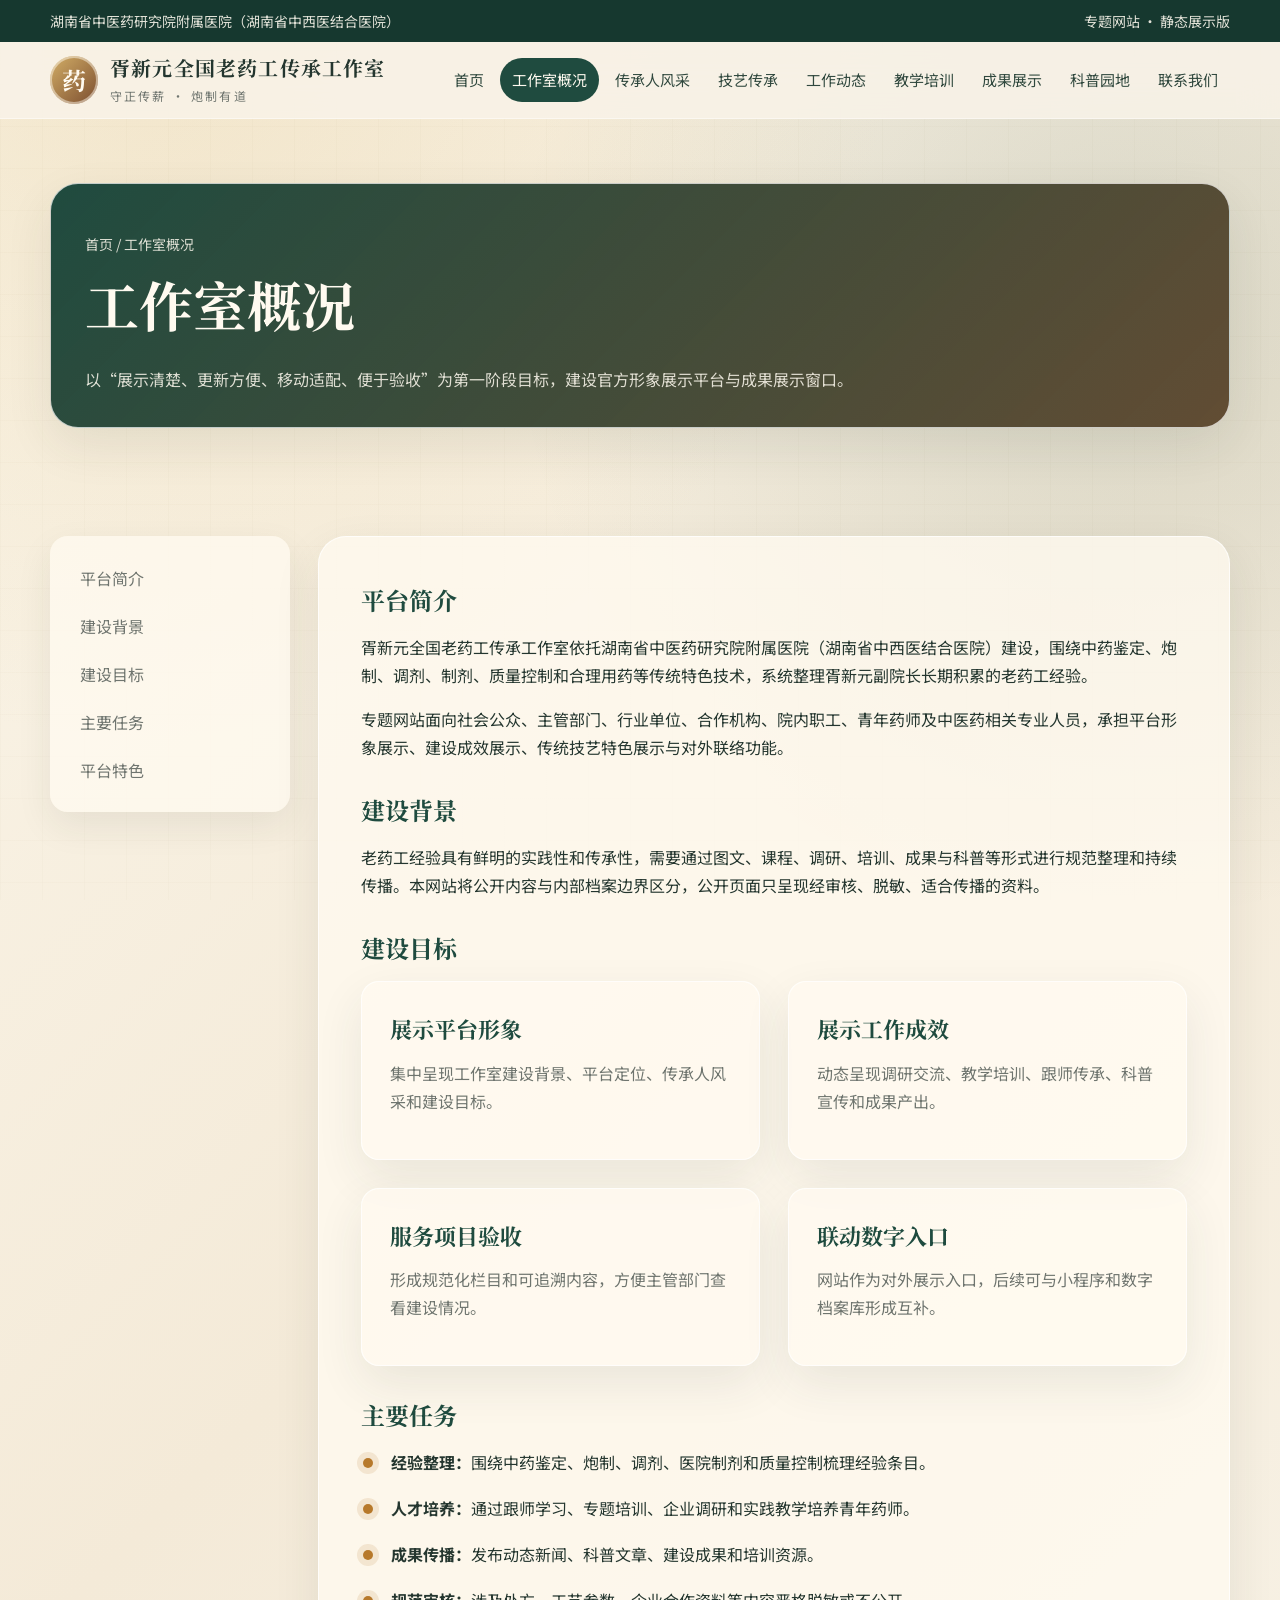
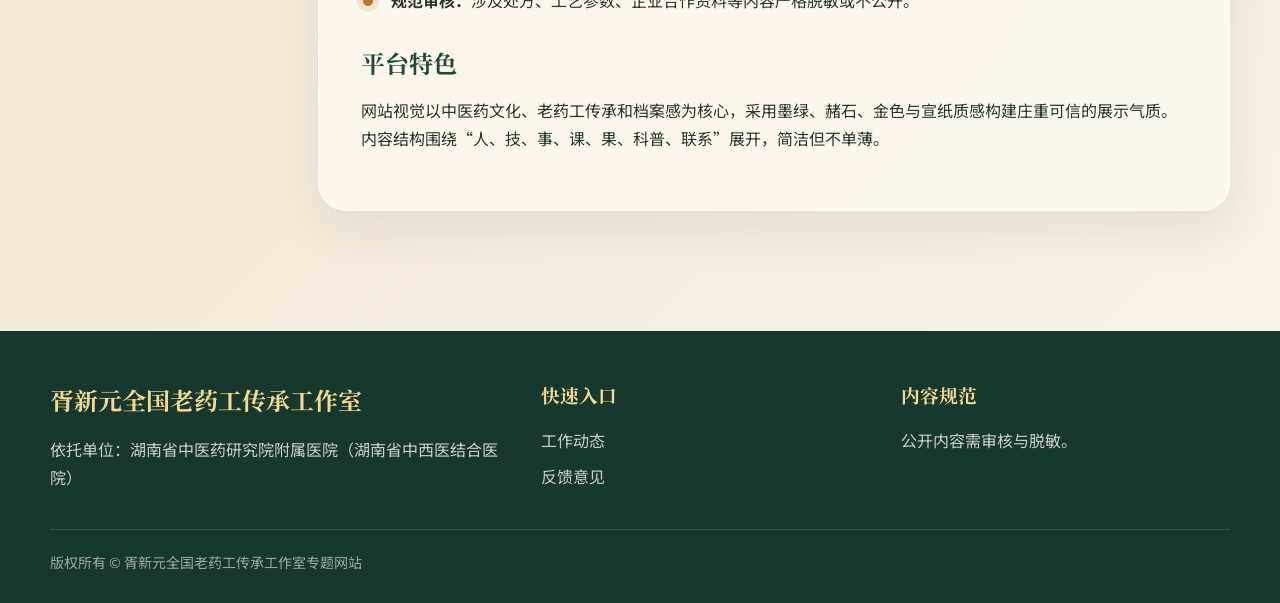
<file: about.html>
<!doctype html>
<html lang="zh-CN">
  <head>
    <meta charset="UTF-8" />
    <meta name="viewport" content="width=device-width, initial-scale=1.0" />
    <title>工作室概况 - 胥新元全国老药工传承工作室</title>
    <link rel="stylesheet" href="assets/css/styles.css" />
  </head>
  <body>
    <div class="topbar"><div class="container"><span>湖南省中医药研究院附属医院（湖南省中西医结合医院）</span><span>专题网站 · 静态展示版</span></div></div>
    <header class="site-header">
      <div class="container nav-wrap">
        <a class="brand" href="index.html"><span class="brand-mark">药</span><span><strong class="brand-title">胥新元全国老药工传承工作室</strong><span class="brand-subtitle">守正传薪 · 炮制有道</span></span></a>
        <button class="menu-toggle" type="button" aria-label="打开导航" aria-expanded="false" data-menu-toggle>☰</button>
        <nav class="nav" data-nav>
          <a href="index.html">首页</a><a href="about.html">工作室概况</a><a href="profile.html">传承人风采</a><a href="heritage.html">技艺传承</a><a href="news.html">工作动态</a><a href="training.html">教学培训</a><a href="achievements.html">成果展示</a><a href="science.html">科普园地</a><a href="contact.html">联系我们</a>
        </nav>
      </div>
    </header>

    <main>
      <section class="page-hero">
        <div class="container">
          <div class="panel">
            <p class="breadcrumb">首页 / 工作室概况</p>
            <h1>工作室概况</h1>
            <p>以“展示清楚、更新方便、移动适配、便于验收”为第一阶段目标，建设官方形象展示平台与成果展示窗口。</p>
          </div>
        </div>
      </section>

      <section class="section">
        <div class="container content-layout">
          <aside class="side-nav">
            <a href="#intro">平台简介</a>
            <a href="#background">建设背景</a>
            <a href="#goals">建设目标</a>
            <a href="#tasks">主要任务</a>
            <a href="#features">平台特色</a>
          </aside>
          <article class="article reveal">
            <h2 id="intro">平台简介</h2>
            <p>胥新元全国老药工传承工作室依托湖南省中医药研究院附属医院（湖南省中西医结合医院）建设，围绕中药鉴定、炮制、调剂、制剂、质量控制和合理用药等传统特色技术，系统整理胥新元副院长长期积累的老药工经验。</p>
            <p>专题网站面向社会公众、主管部门、行业单位、合作机构、院内职工、青年药师及中医药相关专业人员，承担平台形象展示、建设成效展示、传统技艺特色展示与对外联络功能。</p>

            <h2 id="background">建设背景</h2>
            <p>老药工经验具有鲜明的实践性和传承性，需要通过图文、课程、调研、培训、成果与科普等形式进行规范整理和持续传播。本网站将公开内容与内部档案边界区分，公开页面只呈现经审核、脱敏、适合传播的资料。</p>

            <h2 id="goals">建设目标</h2>
            <div class="grid-2">
              <div class="card"><h3>展示平台形象</h3><p>集中呈现工作室建设背景、平台定位、传承人风采和建设目标。</p></div>
              <div class="card"><h3>展示工作成效</h3><p>动态呈现调研交流、教学培训、跟师传承、科普宣传和成果产出。</p></div>
              <div class="card"><h3>服务项目验收</h3><p>形成规范化栏目和可追溯内容，方便主管部门查看建设情况。</p></div>
              <div class="card"><h3>联动数字入口</h3><p>网站作为对外展示入口，后续可与小程序和数字档案库形成互补。</p></div>
            </div>

            <h2 id="tasks">主要任务</h2>
            <div class="timeline">
              <div class="timeline-item"><strong>经验整理：</strong>围绕中药鉴定、炮制、调剂、医院制剂和质量控制梳理经验条目。</div>
              <div class="timeline-item"><strong>人才培养：</strong>通过跟师学习、专题培训、企业调研和实践教学培养青年药师。</div>
              <div class="timeline-item"><strong>成果传播：</strong>发布动态新闻、科普文章、建设成果和培训资源。</div>
              <div class="timeline-item"><strong>规范审核：</strong>涉及处方、工艺参数、企业合作资料等内容严格脱敏或不公开。</div>
            </div>

            <h2 id="features">平台特色</h2>
            <p>网站视觉以中医药文化、老药工传承和档案感为核心，采用墨绿、赭石、金色与宣纸质感构建庄重可信的展示气质。内容结构围绕“人、技、事、课、果、科普、联系”展开，简洁但不单薄。</p>
          </article>
        </div>
      </section>
    </main>

    <footer class="site-footer"><div class="container"><div class="footer-grid"><div><h2>胥新元全国老药工传承工作室</h2><p>依托单位：湖南省中医药研究院附属医院（湖南省中西医结合医院）</p></div><div><h3>快速入口</h3><div class="footer-links"><a href="news.html">工作动态</a><a href="contact.html">反馈意见</a></div></div><div><h3>内容规范</h3><p>公开内容需审核与脱敏。</p></div></div><div class="copyright">版权所有 © 胥新元全国老药工传承工作室专题网站</div></div></footer>
    <button class="back-top" type="button" aria-label="回到顶部" data-back-top>↑</button>
    <script src="assets/js/main.js"></script>
  </body>
</html>
</file>
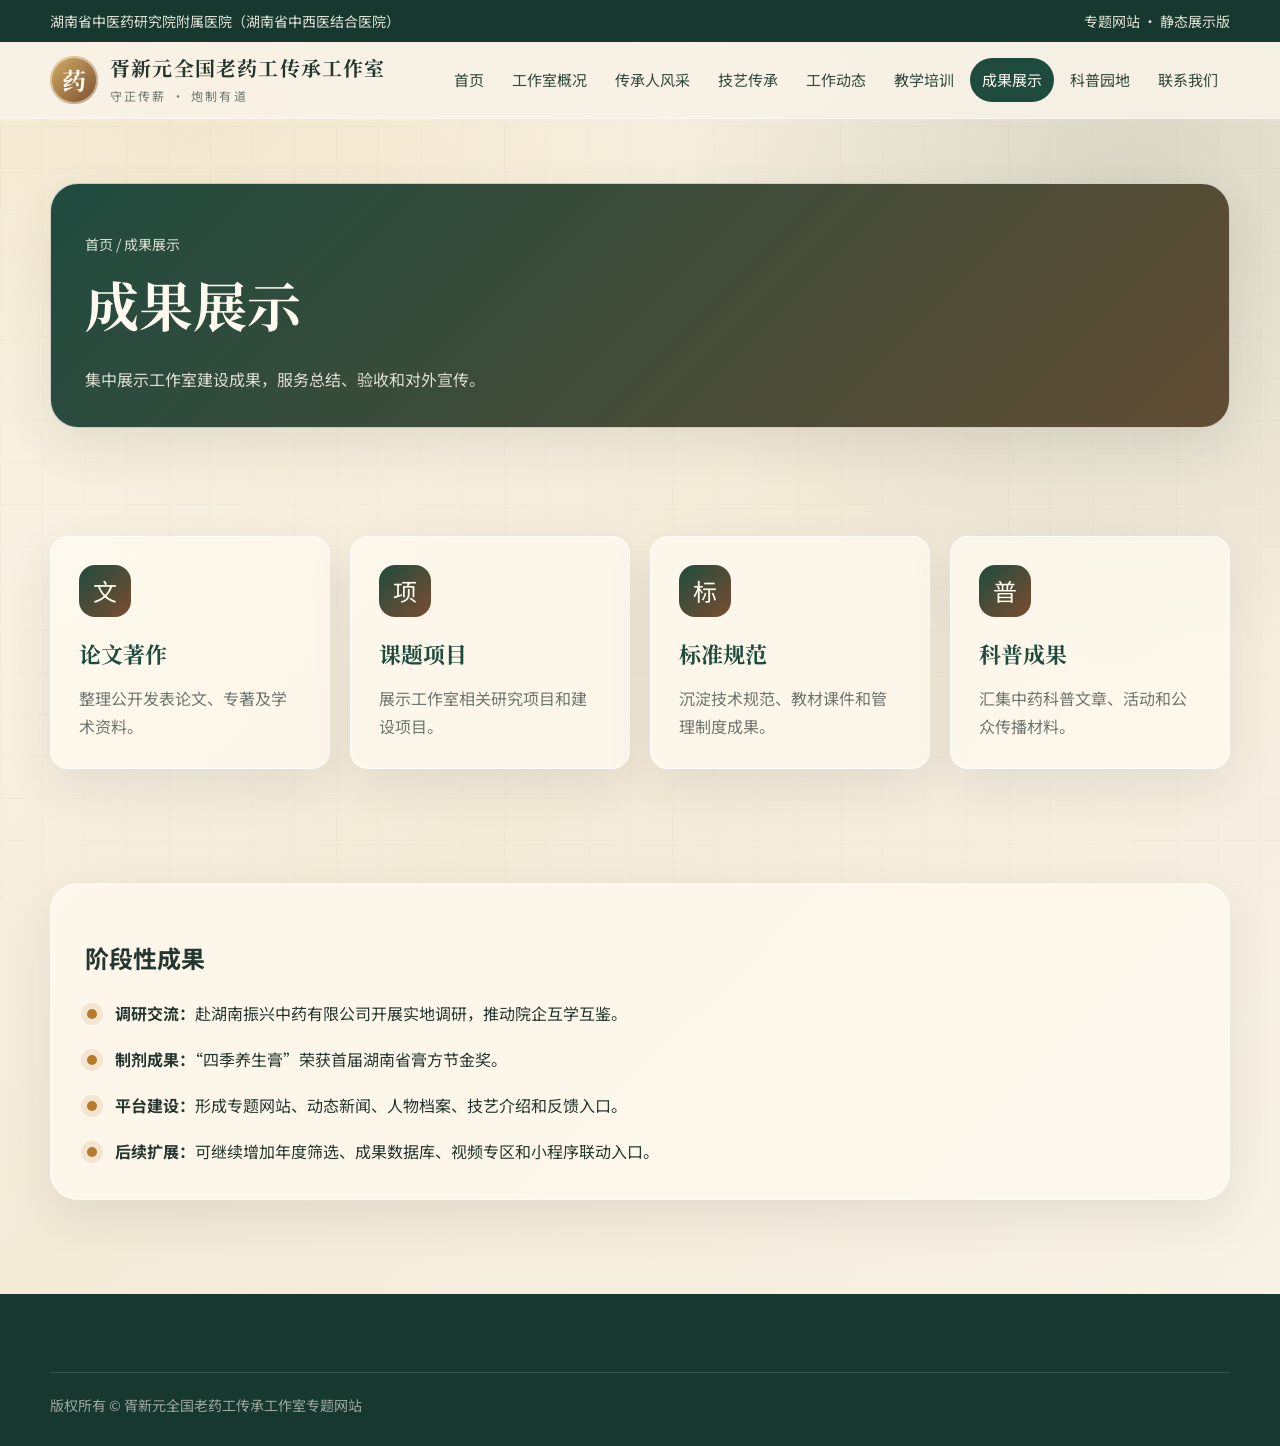
<file: achievements.html>
<!doctype html>
<html lang="zh-CN">
  <head><meta charset="UTF-8" /><meta name="viewport" content="width=device-width, initial-scale=1.0" /><title>成果展示 - 胥新元全国老药工传承工作室</title><link rel="stylesheet" href="assets/css/styles.css" /></head>
  <body>
    <div class="topbar"><div class="container"><span>湖南省中医药研究院附属医院（湖南省中西医结合医院）</span><span>专题网站 · 静态展示版</span></div></div>
    <header class="site-header"><div class="container nav-wrap"><a class="brand" href="index.html"><span class="brand-mark">药</span><span><strong class="brand-title">胥新元全国老药工传承工作室</strong><span class="brand-subtitle">守正传薪 · 炮制有道</span></span></a><button class="menu-toggle" type="button" aria-label="打开导航" aria-expanded="false" data-menu-toggle>☰</button><nav class="nav" data-nav><a href="index.html">首页</a><a href="about.html">工作室概况</a><a href="profile.html">传承人风采</a><a href="heritage.html">技艺传承</a><a href="news.html">工作动态</a><a href="training.html">教学培训</a><a href="achievements.html">成果展示</a><a href="science.html">科普园地</a><a href="contact.html">联系我们</a></nav></div></header>
    <main>
      <section class="page-hero"><div class="container"><div class="panel"><p class="breadcrumb">首页 / 成果展示</p><h1>成果展示</h1><p>集中展示工作室建设成果，服务总结、验收和对外宣传。</p></div></div></section>
      <section class="section"><div class="container"><div class="grid-4 reveal"><div class="card"><span class="icon">文</span><h3>论文著作</h3><p>整理公开发表论文、专著及学术资料。</p></div><div class="card"><span class="icon">项</span><h3>课题项目</h3><p>展示工作室相关研究项目和建设项目。</p></div><div class="card"><span class="icon">标</span><h3>标准规范</h3><p>沉淀技术规范、教材课件和管理制度成果。</p></div><div class="card"><span class="icon">普</span><h3>科普成果</h3><p>汇集中药科普文章、活动和公众传播材料。</p></div></div></div></section>
      <section class="section compact"><div class="container"><div class="panel reveal"><h2>阶段性成果</h2><div class="timeline"><div class="timeline-item"><strong>调研交流：</strong>赴湖南振兴中药有限公司开展实地调研，推动院企互学互鉴。</div><div class="timeline-item"><strong>制剂成果：</strong>“四季养生膏”荣获首届湖南省膏方节金奖。</div><div class="timeline-item"><strong>平台建设：</strong>形成专题网站、动态新闻、人物档案、技艺介绍和反馈入口。</div><div class="timeline-item"><strong>后续扩展：</strong>可继续增加年度筛选、成果数据库、视频专区和小程序联动入口。</div></div></div></div></section>
    </main>
    <footer class="site-footer"><div class="container"><div class="copyright">版权所有 © 胥新元全国老药工传承工作室专题网站</div></div></footer><button class="back-top" type="button" aria-label="回到顶部" data-back-top>↑</button><script src="assets/js/main.js"></script>
  </body>
</html>
</file>
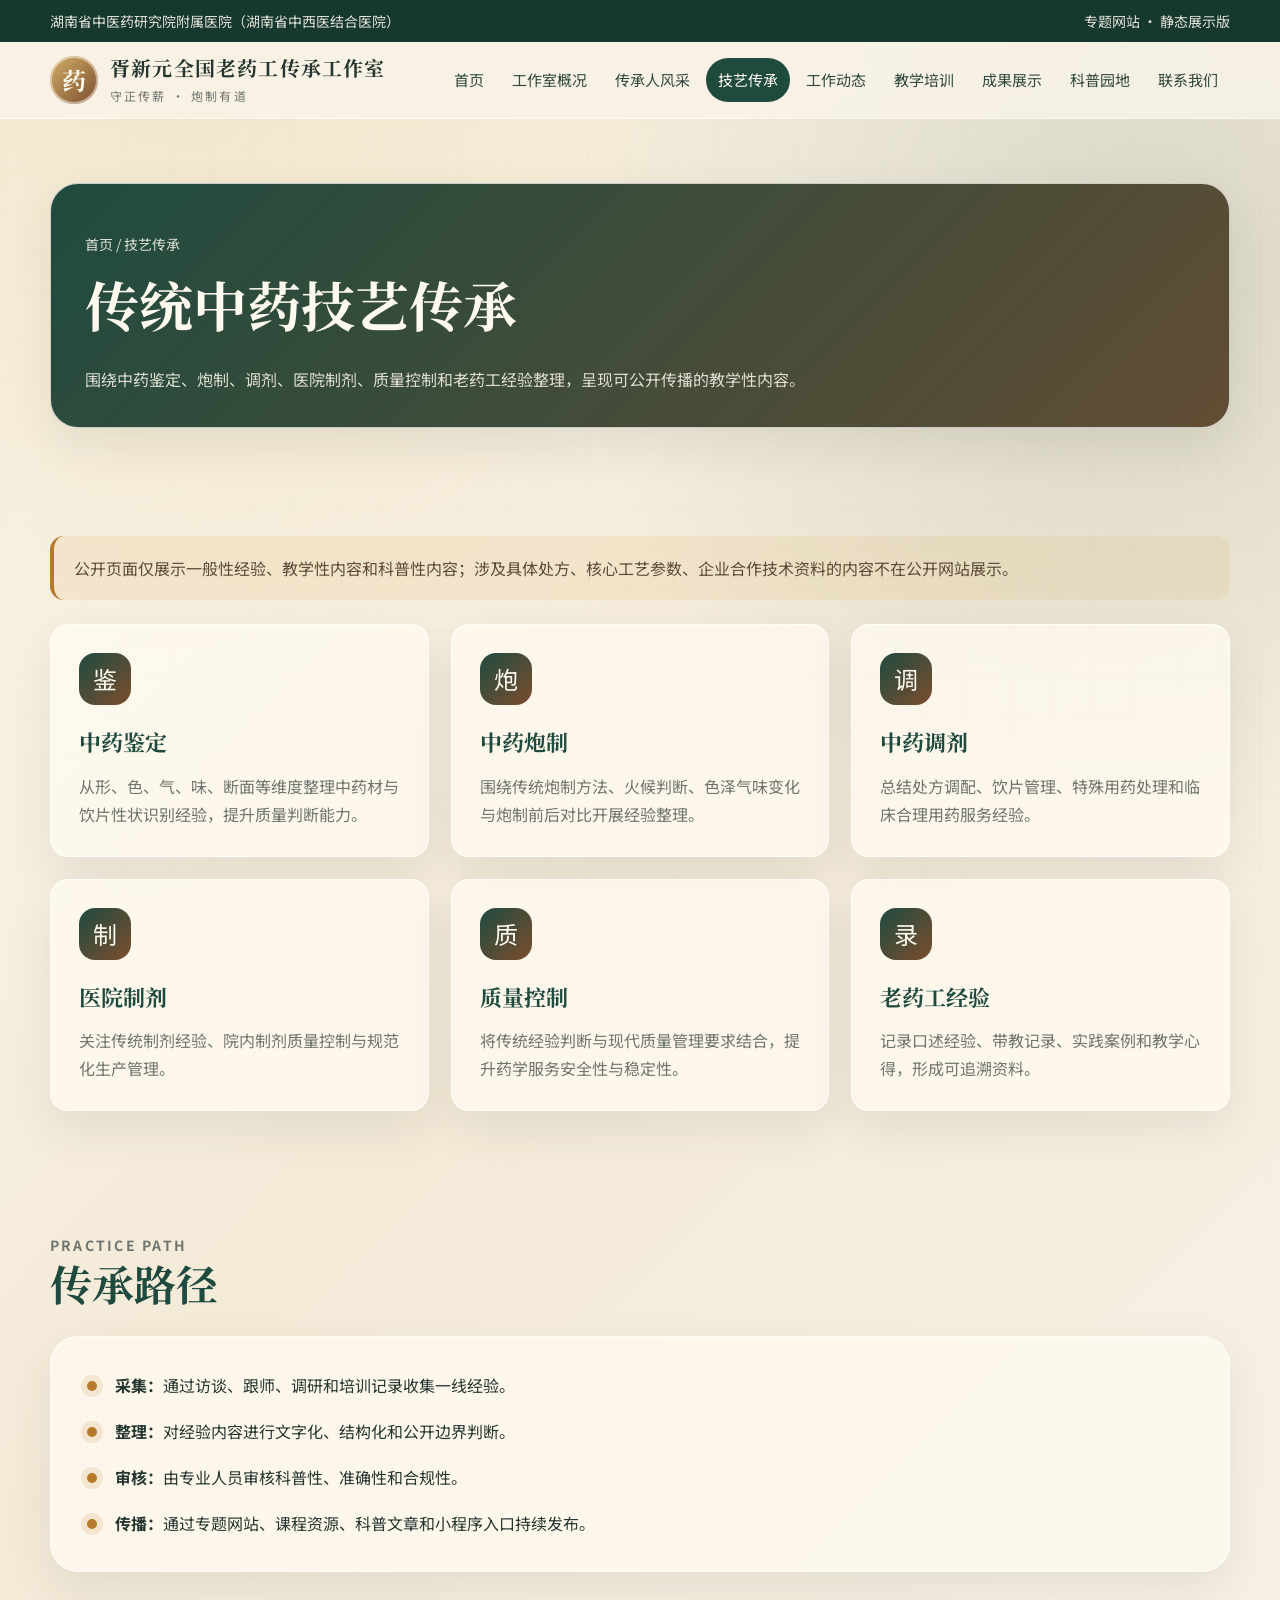
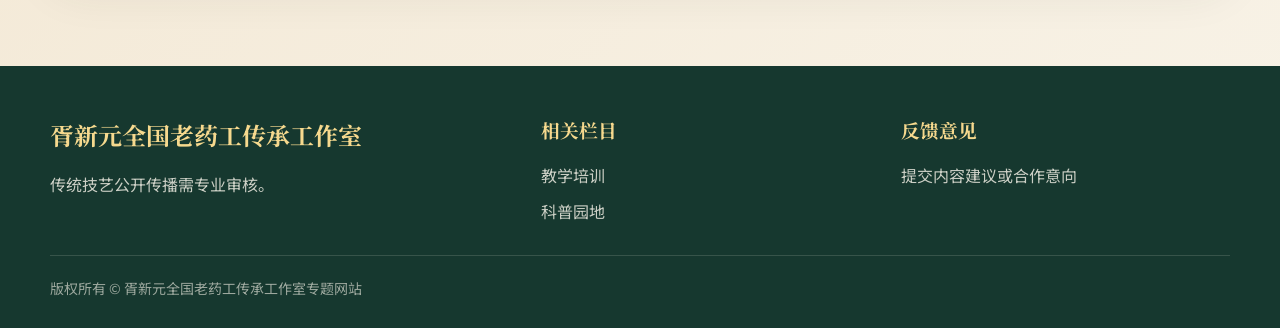
<file: heritage.html>
<!doctype html>
<html lang="zh-CN">
  <head>
    <meta charset="UTF-8" />
    <meta name="viewport" content="width=device-width, initial-scale=1.0" />
    <title>技艺传承 - 胥新元全国老药工传承工作室</title>
    <link rel="stylesheet" href="assets/css/styles.css" />
  </head>
  <body>
    <div class="topbar"><div class="container"><span>湖南省中医药研究院附属医院（湖南省中西医结合医院）</span><span>专题网站 · 静态展示版</span></div></div>
    <header class="site-header"><div class="container nav-wrap"><a class="brand" href="index.html"><span class="brand-mark">药</span><span><strong class="brand-title">胥新元全国老药工传承工作室</strong><span class="brand-subtitle">守正传薪 · 炮制有道</span></span></a><button class="menu-toggle" type="button" aria-label="打开导航" aria-expanded="false" data-menu-toggle>☰</button><nav class="nav" data-nav><a href="index.html">首页</a><a href="about.html">工作室概况</a><a href="profile.html">传承人风采</a><a href="heritage.html">技艺传承</a><a href="news.html">工作动态</a><a href="training.html">教学培训</a><a href="achievements.html">成果展示</a><a href="science.html">科普园地</a><a href="contact.html">联系我们</a></nav></div></header>

    <main>
      <section class="page-hero"><div class="container"><div class="panel"><p class="breadcrumb">首页 / 技艺传承</p><h1>传统中药技艺传承</h1><p>围绕中药鉴定、炮制、调剂、医院制剂、质量控制和老药工经验整理，呈现可公开传播的教学性内容。</p></div></div></section>
      <section class="section">
        <div class="container">
          <div class="notice reveal">公开页面仅展示一般性经验、教学性内容和科普性内容；涉及具体处方、核心工艺参数、企业合作技术资料的内容不在公开网站展示。</div>
          <div class="grid-3 reveal" style="margin-top: 24px;">
            <section class="card" id="identify"><span class="icon">鉴</span><h3>中药鉴定</h3><p>从形、色、气、味、断面等维度整理中药材与饮片性状识别经验，提升质量判断能力。</p></section>
            <section class="card" id="processing"><span class="icon">炮</span><h3>中药炮制</h3><p>围绕传统炮制方法、火候判断、色泽气味变化与炮制前后对比开展经验整理。</p></section>
            <section class="card" id="dispensing"><span class="icon">调</span><h3>中药调剂</h3><p>总结处方调配、饮片管理、特殊用药处理和临床合理用药服务经验。</p></section>
            <section class="card" id="preparation"><span class="icon">制</span><h3>医院制剂</h3><p>关注传统制剂经验、院内制剂质量控制与规范化生产管理。</p></section>
            <section class="card" id="quality"><span class="icon">质</span><h3>质量控制</h3><p>将传统经验判断与现代质量管理要求结合，提升药学服务安全性与稳定性。</p></section>
            <section class="card" id="experience"><span class="icon">录</span><h3>老药工经验</h3><p>记录口述经验、带教记录、实践案例和教学心得，形成可追溯资料。</p></section>
          </div>
        </div>
      </section>

      <section class="section compact">
        <div class="container">
          <div class="section-title reveal"><div><p class="kicker">Practice Path</p><h2>传承路径</h2></div></div>
          <div class="panel reveal">
            <div class="timeline">
              <div class="timeline-item"><strong>采集：</strong>通过访谈、跟师、调研和培训记录收集一线经验。</div>
              <div class="timeline-item"><strong>整理：</strong>对经验内容进行文字化、结构化和公开边界判断。</div>
              <div class="timeline-item"><strong>审核：</strong>由专业人员审核科普性、准确性和合规性。</div>
              <div class="timeline-item"><strong>传播：</strong>通过专题网站、课程资源、科普文章和小程序入口持续发布。</div>
            </div>
          </div>
        </div>
      </section>
    </main>

    <footer class="site-footer"><div class="container"><div class="footer-grid"><div><h2>胥新元全国老药工传承工作室</h2><p>传统技艺公开传播需专业审核。</p></div><div><h3>相关栏目</h3><div class="footer-links"><a href="training.html">教学培训</a><a href="science.html">科普园地</a></div></div><div><h3>反馈意见</h3><p><a href="contact.html">提交内容建议或合作意向</a></p></div></div><div class="copyright">版权所有 © 胥新元全国老药工传承工作室专题网站</div></div></footer>
    <button class="back-top" type="button" aria-label="回到顶部" data-back-top>↑</button>
    <script src="assets/js/main.js"></script>
  </body>
</html>
</file>
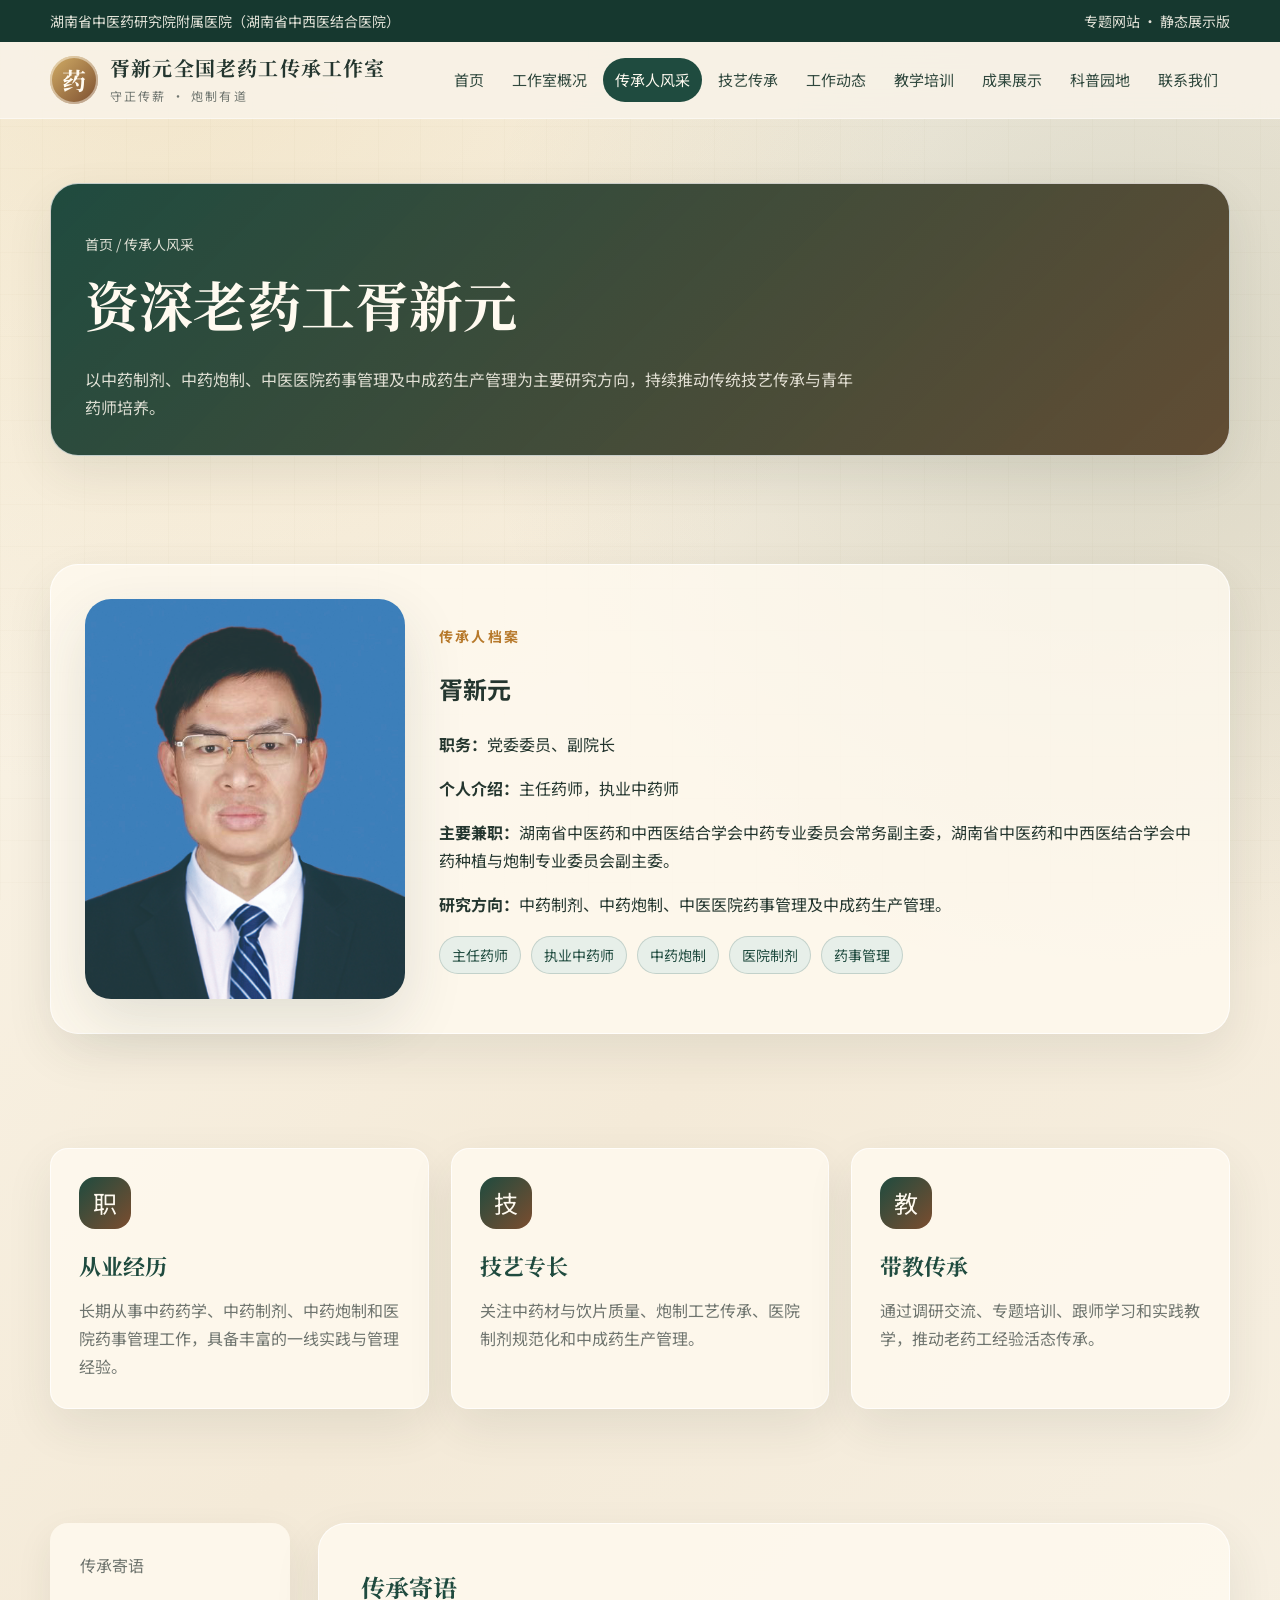
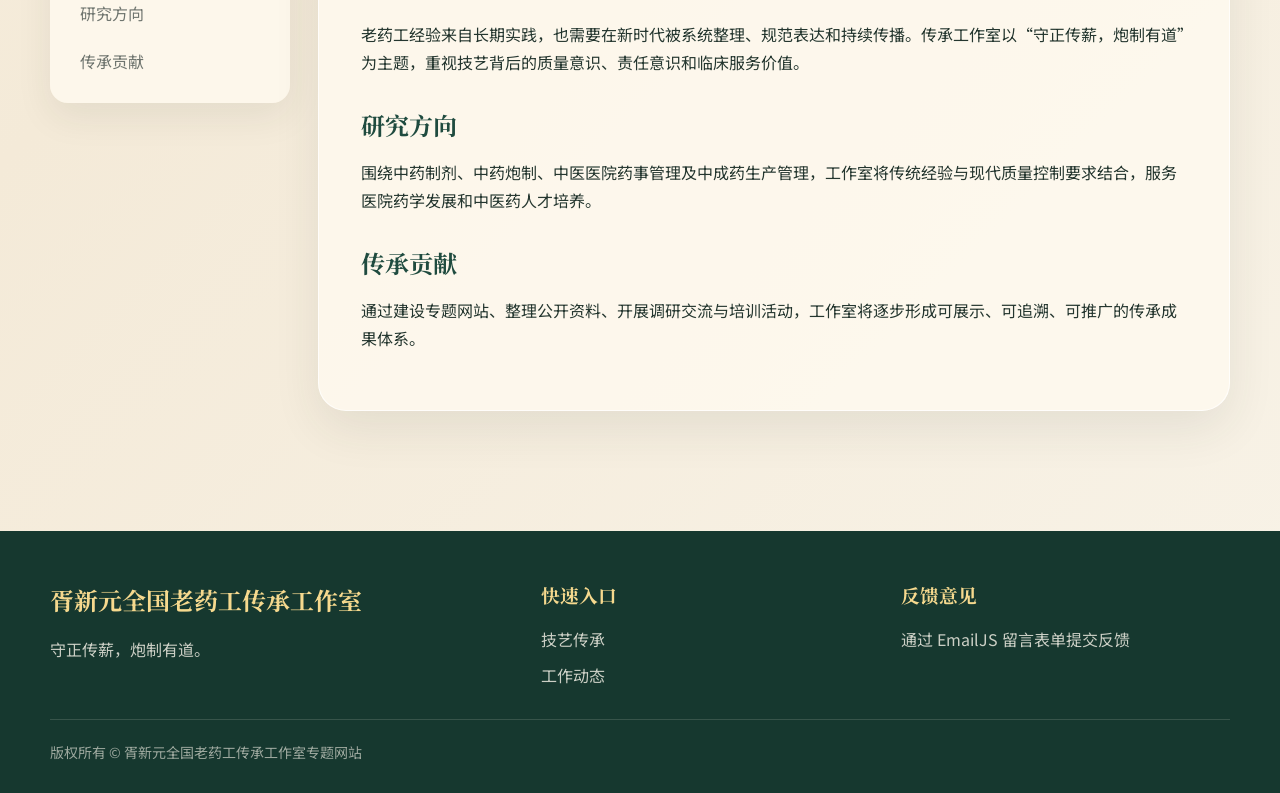
<file: profile.html>
<!doctype html>
<html lang="zh-CN">
  <head>
    <meta charset="UTF-8" />
    <meta name="viewport" content="width=device-width, initial-scale=1.0" />
    <title>传承人风采 - 胥新元全国老药工传承工作室</title>
    <link rel="stylesheet" href="assets/css/styles.css" />
  </head>
  <body>
    <div class="topbar"><div class="container"><span>湖南省中医药研究院附属医院（湖南省中西医结合医院）</span><span>专题网站 · 静态展示版</span></div></div>
    <header class="site-header"><div class="container nav-wrap"><a class="brand" href="index.html"><span class="brand-mark">药</span><span><strong class="brand-title">胥新元全国老药工传承工作室</strong><span class="brand-subtitle">守正传薪 · 炮制有道</span></span></a><button class="menu-toggle" type="button" aria-label="打开导航" aria-expanded="false" data-menu-toggle>☰</button><nav class="nav" data-nav><a href="index.html">首页</a><a href="about.html">工作室概况</a><a href="profile.html">传承人风采</a><a href="heritage.html">技艺传承</a><a href="news.html">工作动态</a><a href="training.html">教学培训</a><a href="achievements.html">成果展示</a><a href="science.html">科普园地</a><a href="contact.html">联系我们</a></nav></div></header>

    <main>
      <section class="page-hero"><div class="container"><div class="panel"><p class="breadcrumb">首页 / 传承人风采</p><h1>资深老药工胥新元</h1><p>以中药制剂、中药炮制、中医医院药事管理及中成药生产管理为主要研究方向，持续推动传统技艺传承与青年药师培养。</p></div></div></section>
      <section class="section">
        <div class="container">
          <div class="panel profile-block reveal">
            <div class="profile-photo"><img src="assets/images/profile.jpg" alt="胥新元照片" /></div>
            <div>
              <p class="kicker">传承人档案</p>
              <h2>胥新元</h2>
              <p><strong>职务：</strong>党委委员、副院长</p>
              <p><strong>个人介绍：</strong>主任药师，执业中药师</p>
              <p><strong>主要兼职：</strong>湖南省中医药和中西医结合学会中药专业委员会常务副主委，湖南省中医药和中西医结合学会中药种植与炮制专业委员会副主委。</p>
              <p><strong>研究方向：</strong>中药制剂、中药炮制、中医医院药事管理及中成药生产管理。</p>
              <div class="tag-list"><span class="tag">主任药师</span><span class="tag">执业中药师</span><span class="tag">中药炮制</span><span class="tag">医院制剂</span><span class="tag">药事管理</span></div>
            </div>
          </div>
        </div>
      </section>

      <section class="section compact">
        <div class="container grid-3 reveal">
          <div class="card"><span class="icon">职</span><h3>从业经历</h3><p>长期从事中药药学、中药制剂、中药炮制和医院药事管理工作，具备丰富的一线实践与管理经验。</p></div>
          <div class="card"><span class="icon">技</span><h3>技艺专长</h3><p>关注中药材与饮片质量、炮制工艺传承、医院制剂规范化和中成药生产管理。</p></div>
          <div class="card"><span class="icon">教</span><h3>带教传承</h3><p>通过调研交流、专题培训、跟师学习和实践教学，推动老药工经验活态传承。</p></div>
        </div>
      </section>

      <section class="section">
        <div class="container content-layout">
          <aside class="side-nav"><a href="#message">传承寄语</a><a href="#direction">研究方向</a><a href="#contribution">传承贡献</a></aside>
          <article class="article reveal">
            <h2 id="message">传承寄语</h2>
            <p>老药工经验来自长期实践，也需要在新时代被系统整理、规范表达和持续传播。传承工作室以“守正传薪，炮制有道”为主题，重视技艺背后的质量意识、责任意识和临床服务价值。</p>
            <h2 id="direction">研究方向</h2>
            <p>围绕中药制剂、中药炮制、中医医院药事管理及中成药生产管理，工作室将传统经验与现代质量控制要求结合，服务医院药学发展和中医药人才培养。</p>
            <h2 id="contribution">传承贡献</h2>
            <p>通过建设专题网站、整理公开资料、开展调研交流与培训活动，工作室将逐步形成可展示、可追溯、可推广的传承成果体系。</p>
          </article>
        </div>
      </section>
    </main>

    <footer class="site-footer"><div class="container"><div class="footer-grid"><div><h2>胥新元全国老药工传承工作室</h2><p>守正传薪，炮制有道。</p></div><div><h3>快速入口</h3><div class="footer-links"><a href="heritage.html">技艺传承</a><a href="news.html">工作动态</a></div></div><div><h3>反馈意见</h3><p><a href="contact.html">通过 EmailJS 留言表单提交反馈</a></p></div></div><div class="copyright">版权所有 © 胥新元全国老药工传承工作室专题网站</div></div></footer>
    <button class="back-top" type="button" aria-label="回到顶部" data-back-top>↑</button>
    <script src="assets/js/main.js"></script>
  </body>
</html>
</file>
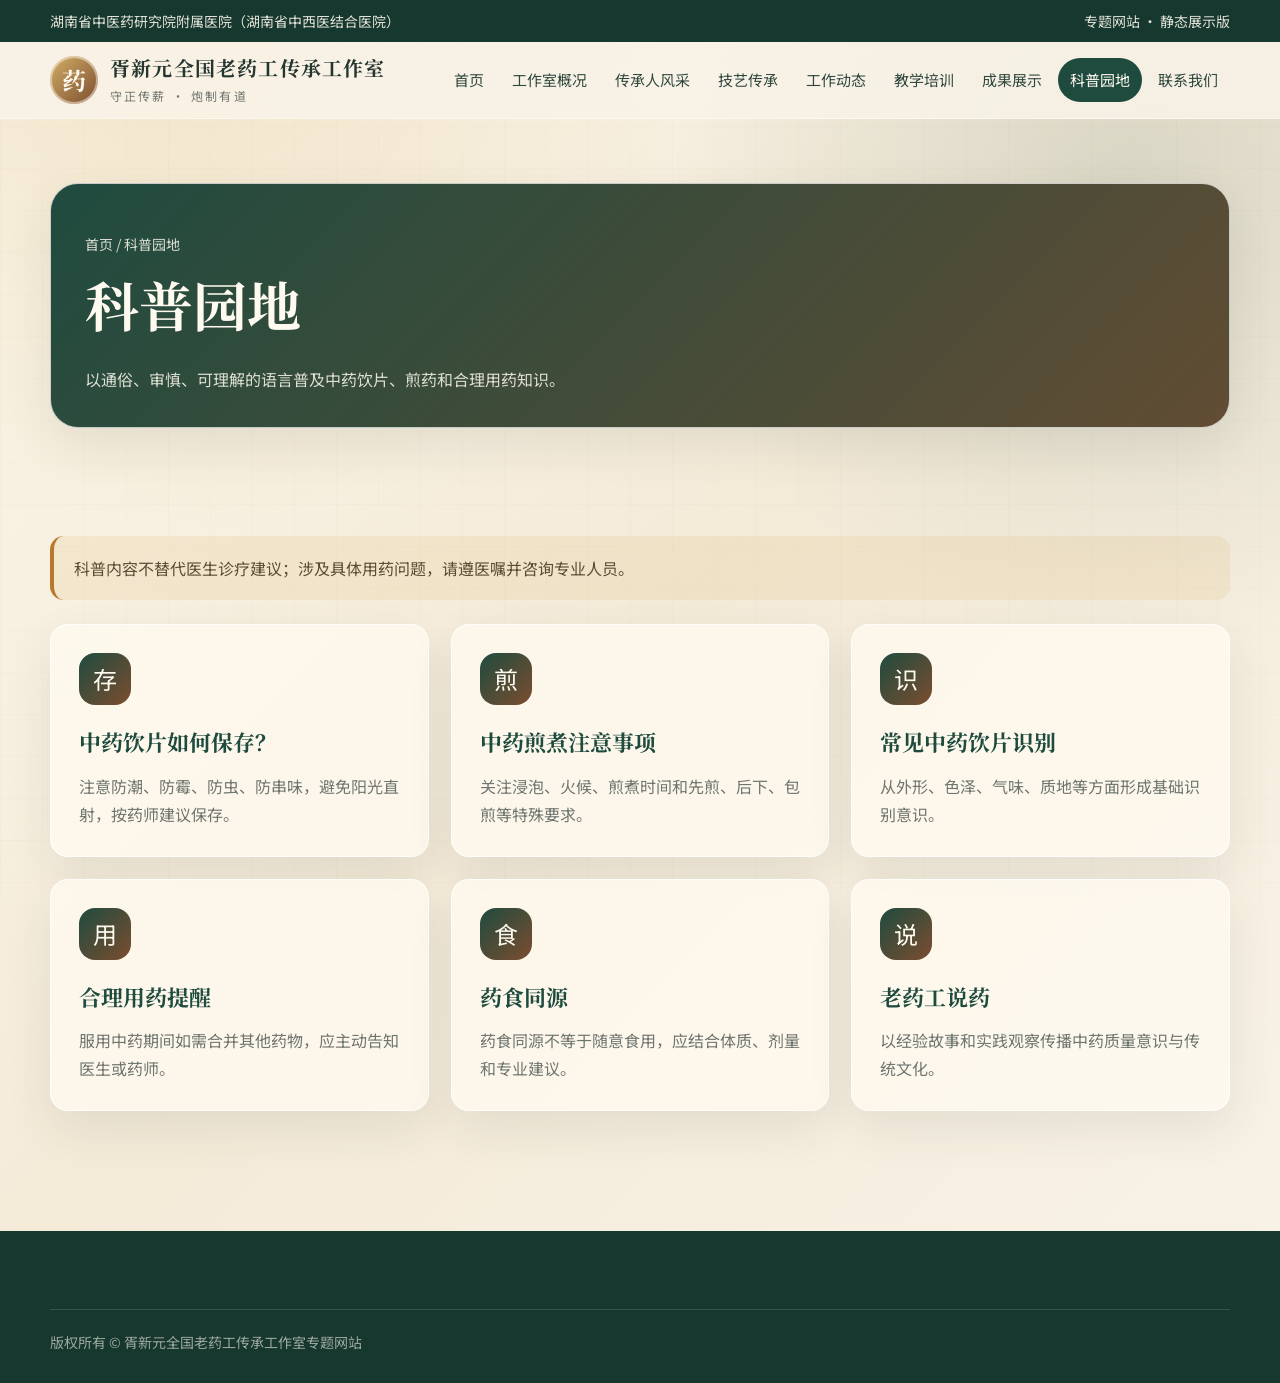
<file: science.html>
<!doctype html>
<html lang="zh-CN">
  <head><meta charset="UTF-8" /><meta name="viewport" content="width=device-width, initial-scale=1.0" /><title>科普园地 - 胥新元全国老药工传承工作室</title><link rel="stylesheet" href="assets/css/styles.css" /></head>
  <body>
    <div class="topbar"><div class="container"><span>湖南省中医药研究院附属医院（湖南省中西医结合医院）</span><span>专题网站 · 静态展示版</span></div></div>
    <header class="site-header"><div class="container nav-wrap"><a class="brand" href="index.html"><span class="brand-mark">药</span><span><strong class="brand-title">胥新元全国老药工传承工作室</strong><span class="brand-subtitle">守正传薪 · 炮制有道</span></span></a><button class="menu-toggle" type="button" aria-label="打开导航" aria-expanded="false" data-menu-toggle>☰</button><nav class="nav" data-nav><a href="index.html">首页</a><a href="about.html">工作室概况</a><a href="profile.html">传承人风采</a><a href="heritage.html">技艺传承</a><a href="news.html">工作动态</a><a href="training.html">教学培训</a><a href="achievements.html">成果展示</a><a href="science.html">科普园地</a><a href="contact.html">联系我们</a></nav></div></header>
    <main>
      <section class="page-hero"><div class="container"><div class="panel"><p class="breadcrumb">首页 / 科普园地</p><h1>科普园地</h1><p>以通俗、审慎、可理解的语言普及中药饮片、煎药和合理用药知识。</p></div></div></section>
      <section class="section"><div class="container"><div class="notice reveal">科普内容不替代医生诊疗建议；涉及具体用药问题，请遵医嘱并咨询专业人员。</div><div class="grid-3 reveal" style="margin-top: 24px;"><div class="card"><span class="icon">存</span><h3>中药饮片如何保存？</h3><p>注意防潮、防霉、防虫、防串味，避免阳光直射，按药师建议保存。</p></div><div class="card"><span class="icon">煎</span><h3>中药煎煮注意事项</h3><p>关注浸泡、火候、煎煮时间和先煎、后下、包煎等特殊要求。</p></div><div class="card"><span class="icon">识</span><h3>常见中药饮片识别</h3><p>从外形、色泽、气味、质地等方面形成基础识别意识。</p></div><div class="card"><span class="icon">用</span><h3>合理用药提醒</h3><p>服用中药期间如需合并其他药物，应主动告知医生或药师。</p></div><div class="card"><span class="icon">食</span><h3>药食同源</h3><p>药食同源不等于随意食用，应结合体质、剂量和专业建议。</p></div><div class="card"><span class="icon">说</span><h3>老药工说药</h3><p>以经验故事和实践观察传播中药质量意识与传统文化。</p></div></div></div></section>
    </main>
    <footer class="site-footer"><div class="container"><div class="copyright">版权所有 © 胥新元全国老药工传承工作室专题网站</div></div></footer><button class="back-top" type="button" aria-label="回到顶部" data-back-top>↑</button><script src="assets/js/main.js"></script>
  </body>
</html>
</file>
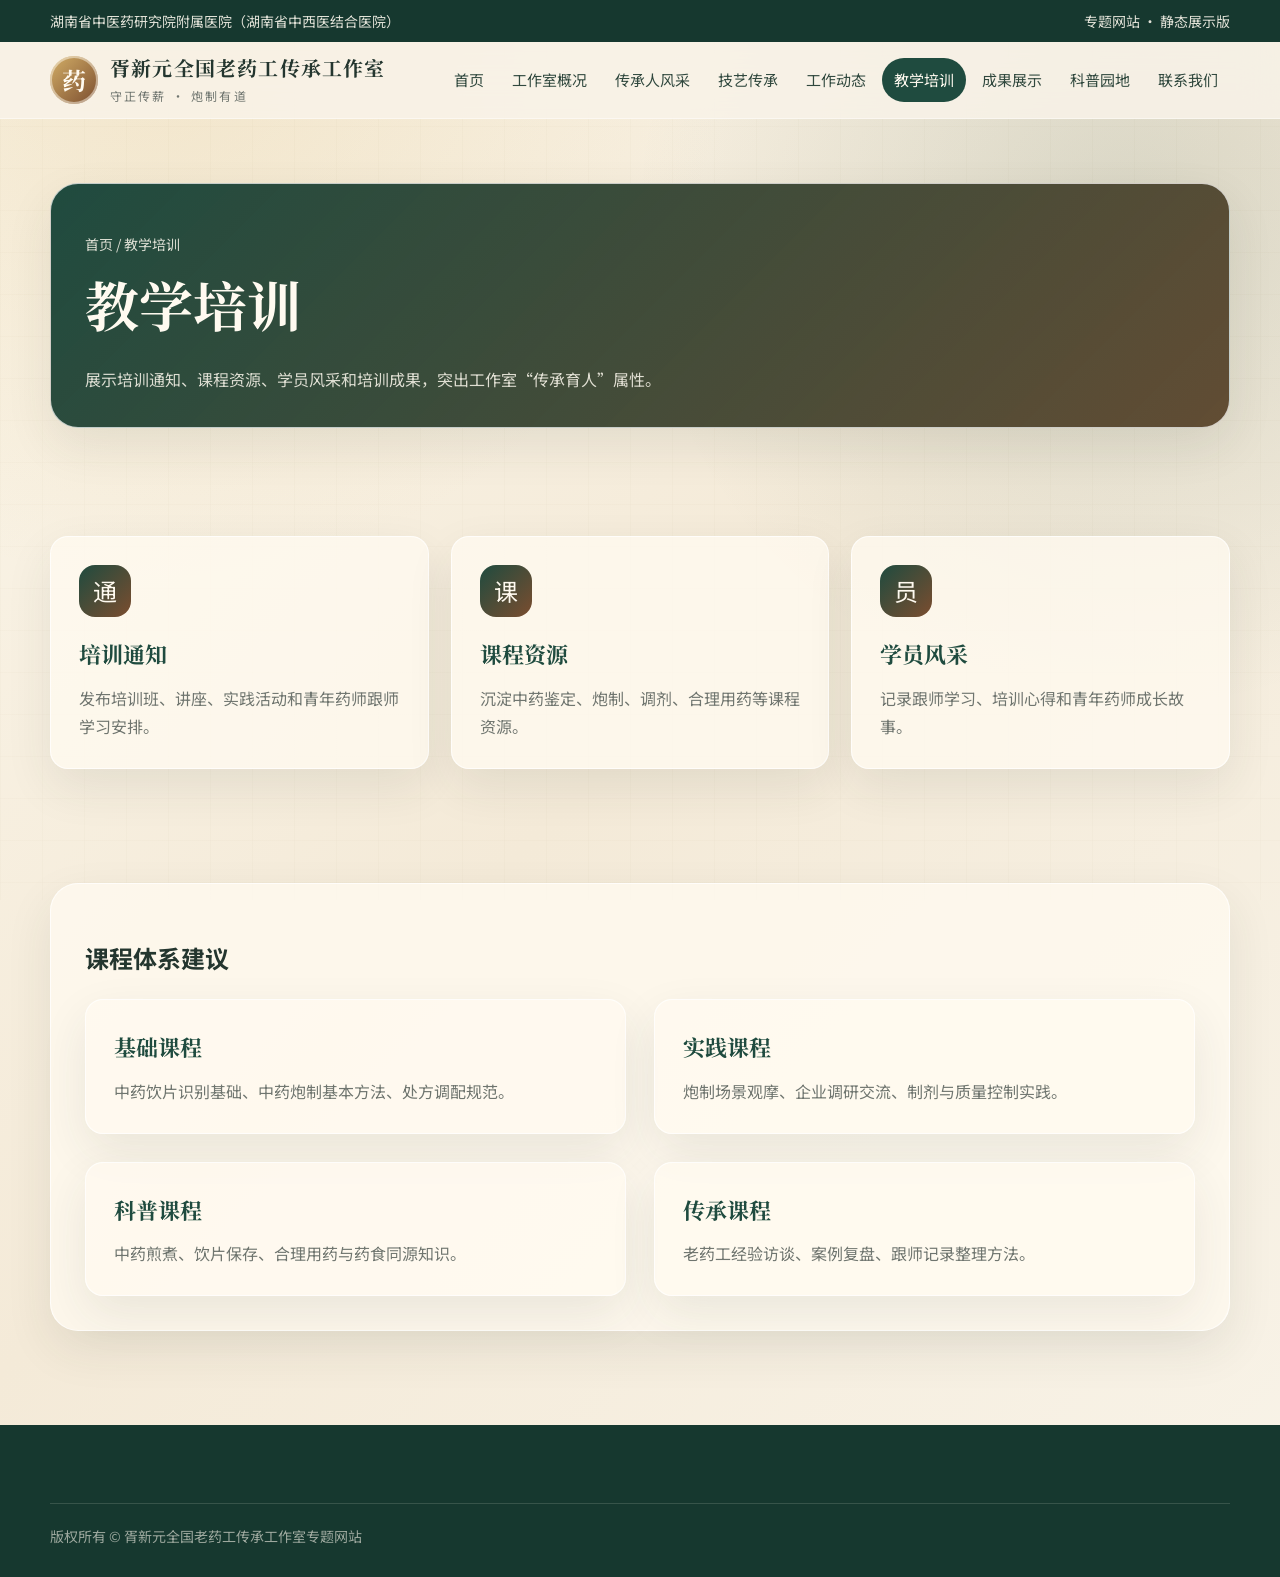
<file: training.html>
<!doctype html>
<html lang="zh-CN">
  <head><meta charset="UTF-8" /><meta name="viewport" content="width=device-width, initial-scale=1.0" /><title>教学培训 - 胥新元全国老药工传承工作室</title><link rel="stylesheet" href="assets/css/styles.css" /></head>
  <body>
    <div class="topbar"><div class="container"><span>湖南省中医药研究院附属医院（湖南省中西医结合医院）</span><span>专题网站 · 静态展示版</span></div></div>
    <header class="site-header"><div class="container nav-wrap"><a class="brand" href="index.html"><span class="brand-mark">药</span><span><strong class="brand-title">胥新元全国老药工传承工作室</strong><span class="brand-subtitle">守正传薪 · 炮制有道</span></span></a><button class="menu-toggle" type="button" aria-label="打开导航" aria-expanded="false" data-menu-toggle>☰</button><nav class="nav" data-nav><a href="index.html">首页</a><a href="about.html">工作室概况</a><a href="profile.html">传承人风采</a><a href="heritage.html">技艺传承</a><a href="news.html">工作动态</a><a href="training.html">教学培训</a><a href="achievements.html">成果展示</a><a href="science.html">科普园地</a><a href="contact.html">联系我们</a></nav></div></header>
    <main>
      <section class="page-hero"><div class="container"><div class="panel"><p class="breadcrumb">首页 / 教学培训</p><h1>教学培训</h1><p>展示培训通知、课程资源、学员风采和培训成果，突出工作室“传承育人”属性。</p></div></div></section>
      <section class="section"><div class="container grid-3 reveal"><div class="card"><span class="icon">通</span><h3>培训通知</h3><p>发布培训班、讲座、实践活动和青年药师跟师学习安排。</p></div><div class="card"><span class="icon">课</span><h3>课程资源</h3><p>沉淀中药鉴定、炮制、调剂、合理用药等课程资源。</p></div><div class="card"><span class="icon">员</span><h3>学员风采</h3><p>记录跟师学习、培训心得和青年药师成长故事。</p></div></div></section>
      <section class="section compact"><div class="container"><div class="panel reveal"><h2>课程体系建议</h2><div class="grid-2"><div class="card"><h3>基础课程</h3><p>中药饮片识别基础、中药炮制基本方法、处方调配规范。</p></div><div class="card"><h3>实践课程</h3><p>炮制场景观摩、企业调研交流、制剂与质量控制实践。</p></div><div class="card"><h3>科普课程</h3><p>中药煎煮、饮片保存、合理用药与药食同源知识。</p></div><div class="card"><h3>传承课程</h3><p>老药工经验访谈、案例复盘、跟师记录整理方法。</p></div></div></div></div></section>
    </main>
    <footer class="site-footer"><div class="container"><div class="copyright">版权所有 © 胥新元全国老药工传承工作室专题网站</div></div></footer><button class="back-top" type="button" aria-label="回到顶部" data-back-top>↑</button><script src="assets/js/main.js"></script>
  </body>
</html>
</file>
<file: assets/css/styles.css>
@import url("https://fonts.googleapis.com/css2?family=Noto+Sans+SC:wght@400;500;600;700&family=Noto+Serif+SC:wght@500;600;700&display=swap");

:root {
  --ink: #24362f;
  --green: #1f4b3f;
  --green-soft: #e7efe9;
  --brown: #7b4d2f;
  --ochre: #b7792b;
  --gold: #d8b46a;
  --paper: #f8f3e8;
  --paper-deep: #efe2ca;
  --white: #fffaf0;
  --muted: #6f756f;
  --line: rgba(78, 66, 45, 0.16);
  --shadow: 0 22px 60px rgba(39, 53, 44, 0.13);
  --radius-lg: 28px;
  --radius-md: 18px;
  --radius-sm: 12px;
  --container: 1180px;
}

* {
  box-sizing: border-box;
}

html {
  scroll-behavior: smooth;
}

body {
  margin: 0;
  overflow-x: clip;
  color: var(--ink);
  font-family: "Noto Sans SC", "Microsoft YaHei", "PingFang SC", Arial, sans-serif;
  line-height: 1.75;
  background:
    radial-gradient(circle at 12% 0%, rgba(216, 180, 106, 0.24), transparent 30%),
    radial-gradient(circle at 88% 14%, rgba(31, 75, 63, 0.13), transparent 28%),
    linear-gradient(135deg, #fbf6ea 0%, #f4ead8 48%, #f8f3e8 100%);
}

body::before {
  content: "";
  position: fixed;
  inset: 0;
  z-index: -1;
  pointer-events: none;
  opacity: 0.38;
  background-image:
    linear-gradient(rgba(123, 77, 47, 0.045) 1px, transparent 1px),
    linear-gradient(90deg, rgba(123, 77, 47, 0.045) 1px, transparent 1px);
  background-size: 42px 42px;
}

a {
  color: inherit;
  text-decoration: none;
}

img {
  display: block;
  max-width: 100%;
}

button,
input,
textarea {
  font: inherit;
}

.container {
  width: min(var(--container), calc(100% - 40px));
  margin: 0 auto;
}

.topbar {
  color: rgba(255, 250, 240, 0.88);
  background: #16382f;
  font-size: 14px;
}

.topbar .container {
  display: flex;
  align-items: center;
  justify-content: space-between;
  gap: 18px;
  min-height: 42px;
}

.site-header {
  position: sticky;
  top: 0;
  z-index: 30;
  border-bottom: 1px solid rgba(255, 255, 255, 0.46);
  background: rgba(248, 243, 232, 0.86);
  backdrop-filter: blur(18px);
}

.nav-wrap {
  display: flex;
  align-items: center;
  justify-content: space-between;
  min-height: 76px;
  gap: 24px;
}

.brand {
  display: flex;
  align-items: center;
  gap: 12px;
  min-width: 248px;
}

.brand-mark {
  display: grid;
  place-items: center;
  width: 48px;
  height: 48px;
  color: var(--white);
  font-family: "Noto Serif SC", "SimSun", serif;
  font-size: 24px;
  font-weight: 700;
  border-radius: 50%;
  background:
    linear-gradient(135deg, rgba(216, 180, 106, 0.95), rgba(123, 77, 47, 0.9)),
    var(--brown);
  box-shadow: inset 0 0 0 2px rgba(255, 250, 240, 0.48);
}

.brand-title {
  margin: 0;
  font-family: "Noto Serif SC", "SimSun", serif;
  font-size: 20px;
  line-height: 1.25;
  letter-spacing: 0.06em;
}

.brand-subtitle {
  display: block;
  margin-top: 2px;
  color: var(--muted);
  font-size: 12px;
  letter-spacing: 0.18em;
}

.nav {
  display: flex;
  align-items: center;
  justify-content: flex-end;
  gap: 4px;
  flex-wrap: wrap;
}

.nav a {
  padding: 9px 12px;
  color: #30483e;
  border-radius: 999px;
  font-size: 15px;
  transition: color 0.2s ease, background 0.2s ease;
}

.nav a:hover,
.nav a.active {
  color: var(--white);
  background: var(--green);
}

.menu-toggle {
  display: none;
  align-items: center;
  justify-content: center;
  width: 42px;
  height: 42px;
  border: 1px solid var(--line);
  border-radius: 50%;
  color: var(--green);
  background: rgba(255, 250, 240, 0.74);
  cursor: pointer;
}

.hero {
  position: relative;
  overflow: hidden;
  padding: 72px 0 64px;
}

.hero-card {
  position: relative;
  display: grid;
  grid-template-columns: minmax(0, 1.08fr) minmax(0, 0.72fr);
  gap: 44px;
  min-height: 520px;
  padding: 58px;
  border: 1px solid rgba(255, 255, 255, 0.7);
  border-radius: 36px;
  background:
    linear-gradient(110deg, rgba(31, 75, 63, 0.95) 0%, rgba(31, 75, 63, 0.82) 42%, rgba(123, 77, 47, 0.64) 100%),
    radial-gradient(circle at 80% 18%, rgba(216, 180, 106, 0.42), transparent 32%);
  box-shadow: var(--shadow);
  color: var(--white);
}

.hero-card::before,
.hero-card::after {
  content: "";
  position: absolute;
  border-radius: 50%;
  pointer-events: none;
}

.hero-card::before {
  right: -72px;
  top: -72px;
  width: 270px;
  height: 270px;
  border: 1px solid rgba(216, 180, 106, 0.42);
}

.hero-card::after {
  left: -70px;
  bottom: -120px;
  width: 310px;
  height: 310px;
  background: rgba(216, 180, 106, 0.12);
}

.eyebrow {
  display: inline-flex;
  align-items: center;
  gap: 10px;
  width: fit-content;
  margin: 0 0 18px;
  padding: 6px 14px;
  color: #f8e7b8;
  border: 1px solid rgba(216, 180, 106, 0.46);
  border-radius: 999px;
  background: rgba(255, 255, 255, 0.08);
  font-size: 14px;
  letter-spacing: 0.08em;
}

.hero h1,
.page-hero h1,
.section-title h2 {
  font-family: "Noto Serif SC", "SimSun", serif;
}

.hero h1 {
  margin: 0;
  max-width: 720px;
  font-size: clamp(38px, 6vw, 72px);
  line-height: 1.12;
  letter-spacing: 0.05em;
}

.hero-slogan {
  margin: 20px 0 10px;
  color: #f6d98e;
  font-family: "Noto Serif SC", "SimSun", serif;
  font-size: clamp(24px, 3vw, 38px);
  letter-spacing: 0.18em;
}

.hero-desc {
  max-width: 640px;
  margin: 0 0 32px;
  color: rgba(255, 250, 240, 0.84);
  font-size: 18px;
}

.hero-actions,
.section-actions {
  display: flex;
  flex-wrap: wrap;
  gap: 14px;
}

.btn {
  display: inline-flex;
  align-items: center;
  justify-content: center;
  min-height: 44px;
  padding: 10px 20px;
  border: 1px solid transparent;
  border-radius: 999px;
  font-weight: 600;
  transition: transform 0.2s ease, box-shadow 0.2s ease, background 0.2s ease;
}

.btn:hover {
  transform: translateY(-2px);
}

.btn-primary {
  color: #24362f;
  background: linear-gradient(135deg, #f2d889, #d8b46a);
  box-shadow: 0 14px 28px rgba(0, 0, 0, 0.16);
}

.btn-secondary {
  color: var(--white);
  border-color: rgba(255, 250, 240, 0.42);
  background: rgba(255, 255, 255, 0.08);
}

.btn-plain {
  color: var(--green);
  background: var(--green-soft);
}

.hero-visual {
  align-self: end;
  display: flex;
  flex-direction: column;
  justify-content: flex-end;
  align-items: flex-end;
  gap: 18px;
  position: relative;
  width: 100%;
  min-width: 0;
  min-height: 430px;
}

.portrait-frame {
  position: relative;
  z-index: 1;
  flex-shrink: 0;
  width: min(340px, 100%);
  padding: 14px;
  border: 1px solid rgba(255, 250, 240, 0.5);
  border-radius: 30px;
  background: rgba(255, 250, 240, 0.18);
  box-shadow: 0 28px 60px rgba(0, 0, 0, 0.22);
}

.portrait-frame img {
  width: 100%;
  aspect-ratio: 4 / 5;
  object-fit: cover;
  object-position: center top;
  border-radius: 22px;
}

.seal-card {
  position: relative;
  z-index: 2;
  flex-shrink: 0;
  align-self: flex-start;
  width: min(280px, 100%);
  max-width: 100%;
  padding: 22px;
  border: 1px solid rgba(216, 180, 106, 0.45);
  border-radius: 24px;
  color: var(--ink);
  background: rgba(255, 250, 240, 0.92);
  box-shadow: 0 16px 40px rgba(0, 0, 0, 0.14);
}

.seal-card strong {
  display: block;
  margin-bottom: 8px;
  color: var(--brown);
  font-family: "Noto Serif SC", "SimSun", serif;
  font-size: 22px;
}

.section {
  padding: 70px 0;
}

.section.compact {
  padding: 44px 0;
}

.section-title {
  display: flex;
  align-items: end;
  justify-content: space-between;
  gap: 24px;
  margin-bottom: 28px;
}

.section-title h2 {
  margin: 0;
  color: var(--green);
  font-size: clamp(28px, 4vw, 42px);
  line-height: 1.2;
}

.section-title p {
  max-width: 620px;
  margin: 8px 0 0;
  color: var(--muted);
}

.kicker {
  margin: 0 0 8px;
  color: var(--ochre);
  font-size: 14px;
  font-weight: 700;
  letter-spacing: 0.16em;
  text-transform: uppercase;
}

.panel,
.card,
.news-card,
.article,
.form-card {
  border: 1px solid rgba(255, 255, 255, 0.72);
  background: rgba(255, 250, 240, 0.78);
  box-shadow: 0 18px 48px rgba(40, 52, 43, 0.09);
}

.panel {
  padding: 34px;
  border-radius: var(--radius-lg);
}

.grid-2 {
  display: grid;
  grid-template-columns: repeat(2, minmax(0, 1fr));
  gap: 28px;
}

.grid-3 {
  display: grid;
  grid-template-columns: repeat(3, minmax(0, 1fr));
  gap: 22px;
}

.grid-4 {
  display: grid;
  grid-template-columns: repeat(4, minmax(0, 1fr));
  gap: 20px;
}

.card {
  position: relative;
  overflow: hidden;
  padding: 28px;
  border-radius: var(--radius-md);
}

.card::before {
  content: "";
  position: absolute;
  inset: 0;
  pointer-events: none;
  background: linear-gradient(135deg, rgba(216, 180, 106, 0.16), transparent 44%);
  opacity: 0;
  transition: opacity 0.2s ease;
}

.card:hover::before {
  opacity: 1;
}

.card h3 {
  margin: 0 0 10px;
  color: var(--green);
  font-family: "Noto Serif SC", "SimSun", serif;
  font-size: 22px;
}

.card p {
  margin: 0;
  color: var(--muted);
}

.icon {
  display: grid;
  place-items: center;
  width: 52px;
  height: 52px;
  margin-bottom: 18px;
  border-radius: 16px;
  color: var(--white);
  background: linear-gradient(135deg, var(--green), var(--brown));
  font-size: 24px;
}

.profile-block {
  display: grid;
  grid-template-columns: 320px minmax(0, 1fr);
  gap: 34px;
  align-items: center;
}

.profile-photo {
  overflow: hidden;
  border-radius: 26px;
  box-shadow: var(--shadow);
}

.profile-photo img {
  width: 100%;
  aspect-ratio: 4 / 5;
  object-fit: cover;
  object-position: center top;
}

.tag-list {
  display: flex;
  flex-wrap: wrap;
  gap: 10px;
  margin-top: 18px;
}

.tag {
  padding: 6px 12px;
  color: var(--green);
  border: 1px solid rgba(31, 75, 63, 0.18);
  border-radius: 999px;
  background: var(--green-soft);
  font-size: 14px;
}

.news-list {
  display: grid;
  gap: 18px;
}

.news-card {
  display: grid;
  grid-template-columns: 220px minmax(0, 1fr);
  gap: 22px;
  overflow: hidden;
  border-radius: var(--radius-md);
}

.news-thumb {
  min-height: 168px;
  background:
    linear-gradient(135deg, rgba(31, 75, 63, 0.76), rgba(123, 77, 47, 0.58)),
    radial-gradient(circle at 20% 20%, rgba(216, 180, 106, 0.35), transparent 38%);
}

.news-thumb img {
  width: 100%;
  height: 100%;
  min-height: 168px;
  object-fit: cover;
}

.news-body {
  padding: 22px 24px 22px 0;
}

.meta {
  display: flex;
  flex-wrap: wrap;
  gap: 10px;
  margin-bottom: 8px;
  color: var(--ochre);
  font-size: 14px;
}

.news-body h3 {
  margin: 0 0 8px;
  color: var(--green);
  font-size: 21px;
  line-height: 1.45;
}

.news-body p {
  margin: 0 0 12px;
  color: var(--muted);
}

.stats {
  display: grid;
  grid-template-columns: repeat(4, minmax(0, 1fr));
  gap: 16px;
}

.stat {
  padding: 24px;
  border-radius: var(--radius-md);
  color: var(--white);
  background: linear-gradient(135deg, var(--green), #2d6656);
}

.stat strong {
  display: block;
  margin-bottom: 8px;
  color: #f5d98e;
  font-size: 34px;
  line-height: 1;
}

.page-hero {
  padding: 64px 0 38px;
}

.page-hero .panel {
  background:
    linear-gradient(135deg, rgba(31, 75, 63, 0.95), rgba(123, 77, 47, 0.72)),
    var(--green);
  color: var(--white);
}

.breadcrumb {
  margin: 0 0 10px;
  color: rgba(255, 250, 240, 0.7);
  font-size: 14px;
}

.page-hero h1 {
  margin: 0;
  font-size: clamp(34px, 5vw, 54px);
}

.page-hero p {
  max-width: 780px;
  margin: 14px 0 0;
  color: rgba(255, 250, 240, 0.84);
}

.content-layout {
  display: grid;
  grid-template-columns: 240px minmax(0, 1fr);
  gap: 28px;
  align-items: start;
}

.side-nav {
  position: sticky;
  top: 100px;
  padding: 18px;
  border-radius: var(--radius-md);
  background: rgba(255, 250, 240, 0.78);
  box-shadow: 0 14px 36px rgba(40, 52, 43, 0.08);
}

.side-nav a {
  display: block;
  padding: 10px 12px;
  border-radius: 12px;
  color: var(--muted);
}

.side-nav a:hover {
  color: var(--green);
  background: var(--green-soft);
}

.article {
  padding: 42px;
  border-radius: var(--radius-lg);
}

.article h2 {
  margin: 28px 0 12px;
  color: var(--green);
  font-family: "Noto Serif SC", "SimSun", serif;
}

.article h2:first-child {
  margin-top: 0;
}

.article p {
  margin: 0 0 16px;
}

.article figure {
  margin: 28px 0;
}

.article figure img {
  width: 100%;
  border-radius: 18px;
}

.article figcaption {
  margin-top: 8px;
  color: var(--muted);
  font-size: 14px;
  text-align: center;
}

.timeline {
  display: grid;
  gap: 18px;
}

.timeline-item {
  position: relative;
  padding-left: 30px;
}

.timeline-item::before {
  content: "";
  position: absolute;
  left: 2px;
  top: 10px;
  width: 10px;
  height: 10px;
  border-radius: 50%;
  background: var(--ochre);
  box-shadow: 0 0 0 6px rgba(183, 121, 43, 0.14);
}

.form-card {
  padding: 32px;
  border-radius: var(--radius-lg);
}

.form-grid {
  display: grid;
  grid-template-columns: repeat(2, minmax(0, 1fr));
  gap: 18px;
}

.field {
  display: grid;
  gap: 8px;
}

.field.full {
  grid-column: 1 / -1;
}

.field label {
  color: var(--green);
  font-weight: 700;
}

.field input,
.field textarea {
  width: 100%;
  border: 1px solid var(--line);
  border-radius: 14px;
  padding: 12px 14px;
  color: var(--ink);
  background: rgba(255, 255, 255, 0.72);
  outline: none;
}

.field textarea {
  min-height: 150px;
  resize: vertical;
}

.field input:focus,
.field textarea:focus {
  border-color: rgba(31, 75, 63, 0.45);
  box-shadow: 0 0 0 4px rgba(31, 75, 63, 0.09);
}

.form-status {
  margin-top: 14px;
  color: var(--muted);
}

.notice {
  padding: 18px 20px;
  border-left: 4px solid var(--ochre);
  border-radius: 14px;
  background: rgba(216, 180, 106, 0.16);
  color: #5a4d35;
}

.site-footer {
  margin-top: 50px;
  padding: 48px 0 28px;
  color: rgba(255, 250, 240, 0.78);
  background: #16382f;
}

.footer-grid {
  display: grid;
  grid-template-columns: 1.4fr 1fr 1fr;
  gap: 30px;
}

.site-footer h2,
.site-footer h3 {
  margin: 0 0 14px;
  color: #f6d98e;
  font-family: "Noto Serif SC", "SimSun", serif;
}

.site-footer p {
  margin: 0 0 8px;
}

.footer-links {
  display: grid;
  gap: 8px;
}

.copyright {
  margin-top: 30px;
  padding-top: 20px;
  border-top: 1px solid rgba(255, 250, 240, 0.14);
  color: rgba(255, 250, 240, 0.58);
  font-size: 14px;
}

.back-top {
  position: fixed;
  right: 22px;
  bottom: 22px;
  z-index: 20;
  display: none;
  width: 46px;
  height: 46px;
  border: 0;
  border-radius: 50%;
  color: var(--white);
  background: var(--green);
  box-shadow: 0 16px 34px rgba(31, 75, 63, 0.28);
  cursor: pointer;
}

.back-top.visible {
  display: block;
}

.reveal {
  opacity: 0;
  transform: translateY(18px);
  transition: opacity 0.55s ease, transform 0.55s ease;
}

.reveal.visible {
  opacity: 1;
  transform: translateY(0);
}

@media (max-width: 980px) {
  .topbar .container {
    align-items: flex-start;
    flex-direction: column;
    padding: 10px 0;
    gap: 4px;
  }

  .menu-toggle {
    display: inline-flex;
  }

  .nav {
    position: absolute;
    left: 20px;
    right: 20px;
    top: calc(100% + 8px);
    display: none;
    flex-direction: column;
    align-items: stretch;
    padding: 14px;
    border: 1px solid var(--line);
    border-radius: 20px;
    background: rgba(255, 250, 240, 0.98);
    box-shadow: var(--shadow);
  }

  .nav.open {
    display: flex;
  }

  .nav a {
    border-radius: 12px;
  }

  .hero-card,
  .profile-block,
  .grid-2,
  .content-layout {
    grid-template-columns: 1fr;
  }

  .hero-card {
    padding: 36px;
  }

  .hero-visual {
    min-width: 0;
    min-height: 360px;
  }

  .side-nav {
    position: static;
  }

  .grid-3,
  .grid-4,
  .stats,
  .footer-grid {
    grid-template-columns: repeat(2, minmax(0, 1fr));
  }
}

@media (max-width: 640px) {
  .container {
    width: min(100% - 28px, var(--container));
  }

  .brand {
    min-width: 0;
  }

  .brand-title {
    font-size: 17px;
  }

  .brand-subtitle {
    display: none;
  }

  .hero {
    padding-top: 34px;
  }

  .hero-card,
  .panel,
  .article,
  .form-card {
    padding: 24px;
    border-radius: 24px;
  }

  .hero-visual {
    min-width: 0;
    min-height: 330px;
  }

  .seal-card {
    width: 100%;
    max-width: 100%;
    align-self: stretch;
    padding: 16px;
  }

  .section-title {
    align-items: flex-start;
    flex-direction: column;
  }

  .grid-3,
  .grid-4,
  .stats,
  .footer-grid,
  .form-grid {
    grid-template-columns: 1fr;
  }

  .news-card {
    grid-template-columns: 1fr;
  }

  .news-body {
    padding: 0 20px 22px;
  }

  .profile-block {
    gap: 22px;
  }
}
</file>
